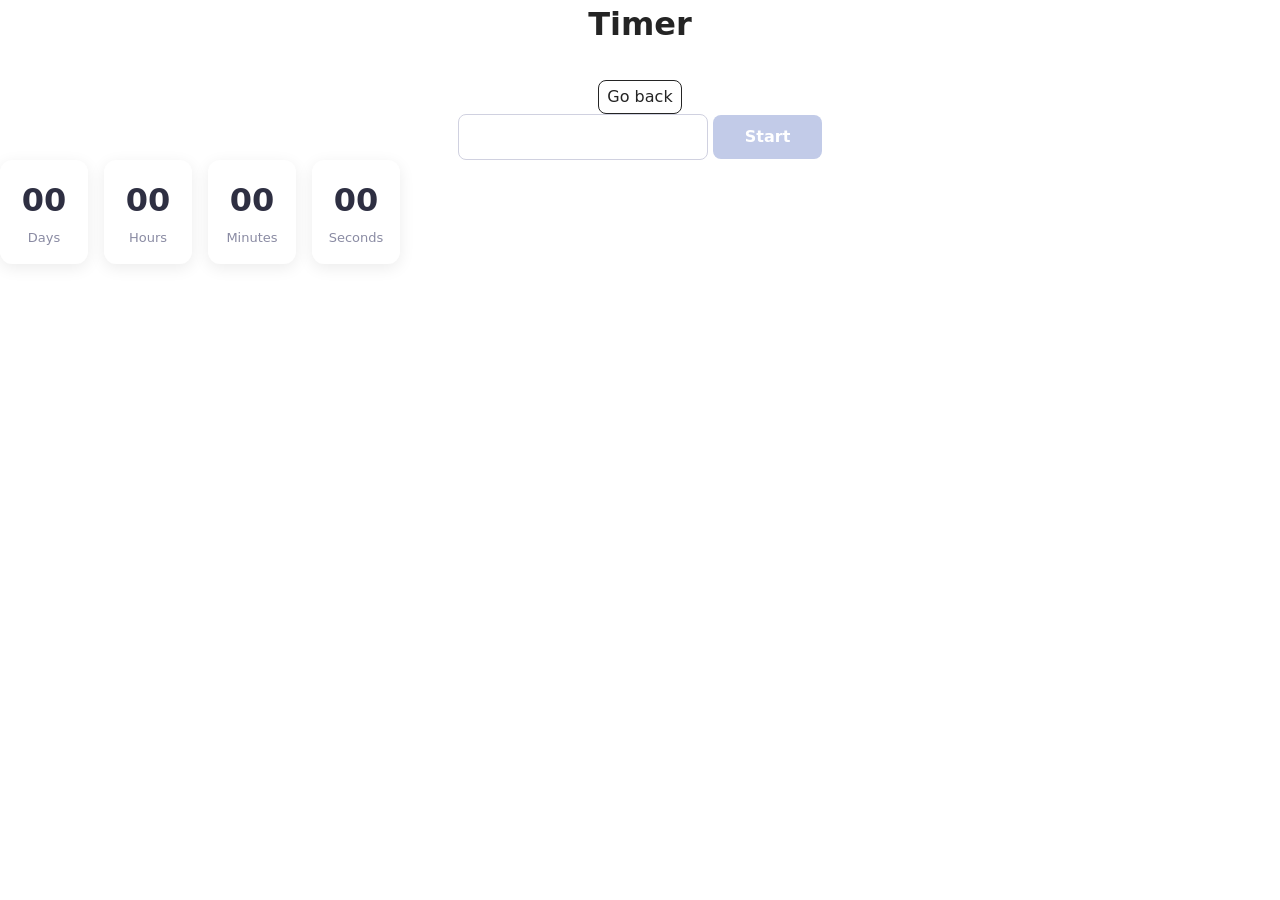
<file: src/1-timer.html>
<!DOCTYPE html>
<html lang="en">
  <head>
    <meta charset="UTF-8" />
    <meta http-equiv="X-UA-Compatible" content="IE=edge" />
    <meta name="viewport" content="width=device-width, initial-scale=1.0" />
    <title>Timer</title>
    <link rel="stylesheet" href="./css/styles.css" />
  </head>
  <body>

    <main>
      <div class="container">
        <h1 class="main-title">
          Timer
        </h1>
        <a class="back-link" href="./index.html">Go back</a>
      </div>
      <input type="text" id="datetime-picker" />
      <button type="button" data-start disabled>Start</button>
      
      <div class="timer">
        <div class="field">
          <span class="value" data-days>00</span>
          <span class="label">Days</span>
        </div>
        <div class="field">
          <span class="value" data-hours>00</span>
          <span class="label">Hours</span>
        </div>
        <div class="field">
          <span class="value" data-minutes>00</span>
          <span class="label">Minutes</span>
        </div>
        <div class="field">
          <span class="value" data-seconds>00</span>
          <span class="label">Seconds</span>
        </div>
      </div>
    </main>

    <script src="./js/1-timer.js" type="module"></script>
  </body>
</html>
</file>
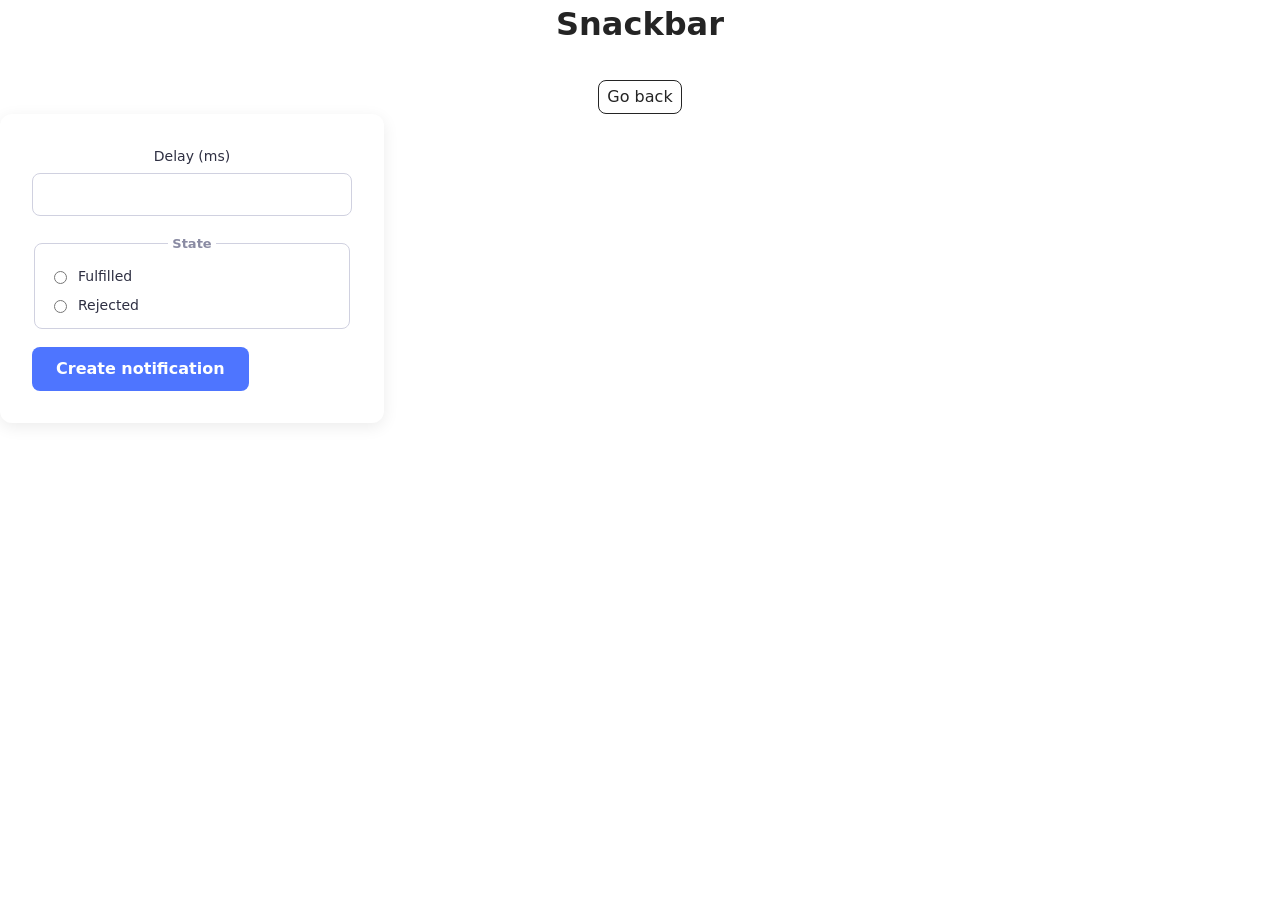
<file: src/2-snackbar.html>
<!DOCTYPE html>
<html lang="en">
  <head>
    <meta charset="UTF-8" />
    <meta http-equiv="X-UA-Compatible" content="IE=edge" />
    <meta name="viewport" content="width=device-width, initial-scale=1.0" />
    <title>Snackbar</title>
    <link rel="stylesheet" href="./css/styles.css" />
  </head>
  <body>
    

    <main>
      <div class="container">
        <h1 class="main-title">
          Snackbar
        </h1>
        <a class="back-link" href="./index.html">Go back</a>
      </div>
      <form class="form">
        <label>
          Delay (ms)
          <input type="number" name="delay" required />
        </label>
      
        <fieldset>
          <legend>State</legend>
          <label>
            <input type="radio" name="state" value="fulfilled" required />
            Fulfilled
          </label>
          <label>
            <input type="radio" name="state" value="rejected" required />
            Rejected
          </label>
        </fieldset>
      
        <button type="submit">Create notification</button>
      </form>
    </main>

    <script src="./js/2-snackbar.js" type="module"></script>
  </body>
</html>
</file>
<file: src/css/styles.css>
/**
  |============================
  | include css partials with
  | default @import url()
  |============================
*/
/* Common styles */
@import url('./reset.css');
@import url('./base.css');
@import url('./container.css');
@import url('./animations.css');

/* Sections style */
@import url('./header.css');
@import url('./vite-promo.css');
@import url('./badges.css');
@import url('./back-link.css');
@import url('./footer.css');

#datetime-picker {
  font: inherit;
  font-size: 16px;
  padding: 10px 14px;
  width: 220px;
  text-align: center;
  border: 1px solid #d0d1e0;
  border-radius: 8px;
  outline: none;
  cursor: pointer;
  transition: border-color 0.2s ease, background-color 0.2s ease;
}

#datetime-picker:focus {
  border-color: #4e75ff;
}

#datetime-picker:disabled {
  background-color: #eceef5;
  cursor: not-allowed;
}

button[data-start] {
  font: inherit;
  font-weight: 600;
  font-size: 16px;
  padding: 10px 32px;
  color: #fff;
  background-color: #4e75ff;
  border: none;
  border-radius: 8px;
  cursor: pointer;
  transition: background-color 0.2s ease;
}

button[data-start]:hover:not(:disabled) {
  background-color: #3a5ce0;
}

button[data-start]:disabled {
  background-color: #c2cbe8;
  cursor: not-allowed;
}

.timer {
  display: flex;
  gap: 16px;
}

.field {
  display: flex;
  flex-direction: column;
  align-items: center;
  gap: 4px;
  width: 88px;
  padding: 16px 0;
  background-color: #fff;
  border-radius: 12px;
  box-shadow: 0 4px 16px rgba(0, 0, 0, 0.08);
}

.value {
  font-size: 32px;
  font-weight: 700;
  color: #2e2f42;
  font-variant-numeric: tabular-nums;
}

.label {
  font-size: 13px;
  color: #8a8ba3;
}

 .form {
   display: flex;
   flex-direction: column;
   gap: 18px;
   width: 320px;
   padding: 32px;
   background-color: #fff;
   border-radius: 12px;
   box-shadow: 0 4px 16px rgba(0, 0, 0, 0.08);
 }

 .form label {
   display: flex;
   flex-direction: column;
   gap: 6px;
   font-size: 14px;
   font-weight: 500;
   color: #2e2f42;
 }

 .form input[type='number'] {
   font: inherit;
   padding: 10px 12px;
   border: 1px solid #d0d1e0;
   border-radius: 8px;
   outline: none;
   transition: border-color 0.2s ease;
 }

 .form input[type='number']:focus {
   border-color: #4e75ff;
 }

 .form fieldset {
   display: flex;
   flex-direction: column;
   gap: 8px;
   padding: 12px 14px;
   border: 1px solid #d0d1e0;
   border-radius: 8px;
 }

 .form fieldset legend {
   padding: 0 4px;
   font-size: 13px;
   font-weight: 600;
   color: #8a8ba3;
 }

 .form fieldset label {
   flex-direction: row;
   align-items: center;
   gap: 8px;
   font-weight: 400;
 }

 .form button {
   align-self: flex-start;
   padding: 10px 24px;
   font: inherit;
   font-weight: 600;
   color: #fff;
   background-color: #4e75ff;
   border: none;
   border-radius: 8px;
   cursor: pointer;
   transition: background-color 0.2s ease;
 }

 .form button:hover {
   background-color: #3a5ce0;
 }
</file>
